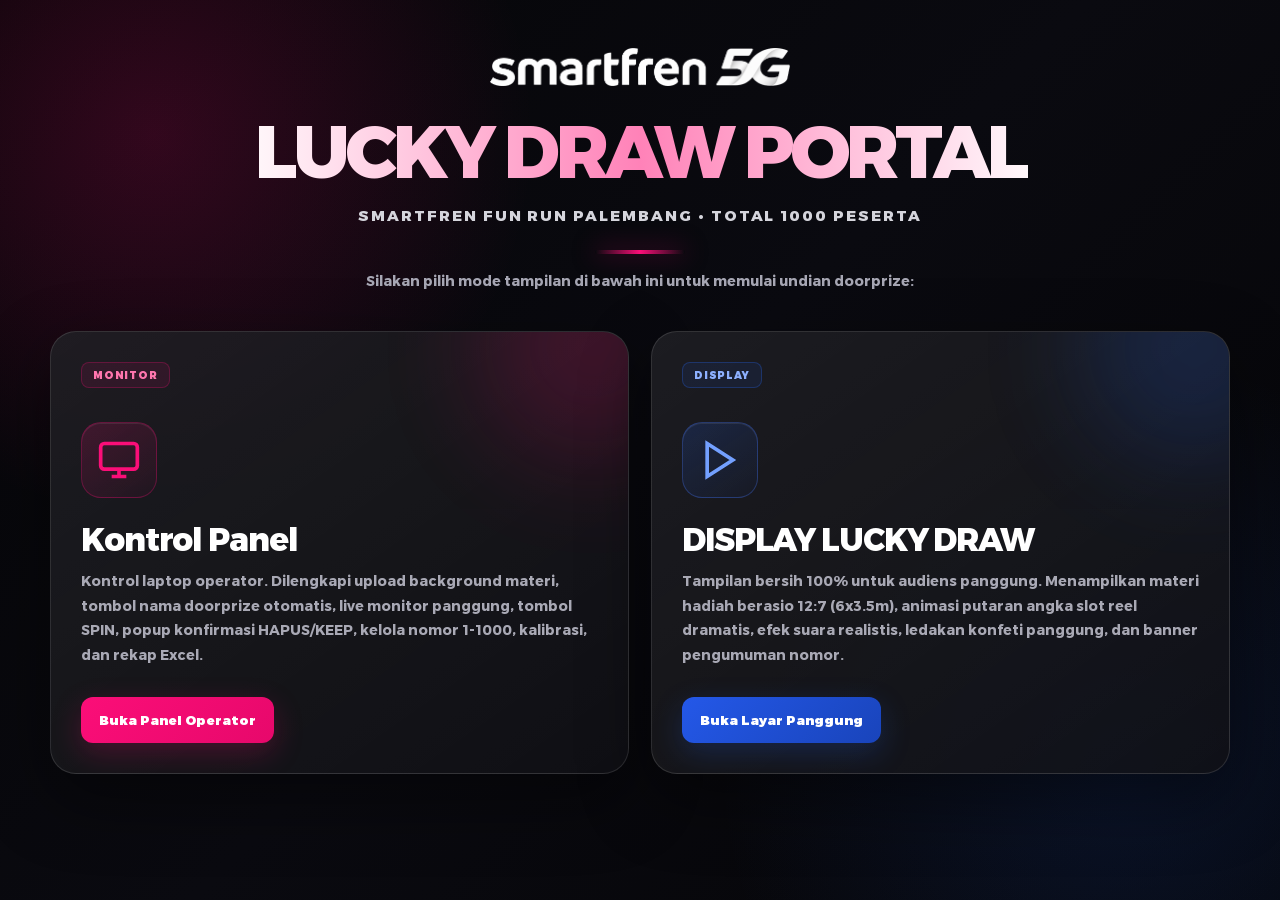
<file: index.html>
<!DOCTYPE html>
<html lang="id">

<head>
  <meta charset="UTF-8">
  <meta name="viewport" content="width=device-width, initial-scale=1.0">
  <title>LUCKY DRAW SMARTFREN FUN RUN PALEMBANG - Launcher Hub</title>
  <meta name="description"
    content="Pusat peluncuran aplikasi Lucky Draw Smartfren Fun Run Palembang. Pilih Panel Operator atau Layar Videotron LED.">

  <!-- Google Fonts -->
  <link rel="preconnect" href="https://fonts.googleapis.com">
  <link rel="preconnect" href="https://fonts.gstatic.com" crossorigin>
  <link
    href="https://fonts.googleapis.com/css2?family=Plus+Jakarta+Sans:wght@400;500;600;700;800;900&family=Space+Grotesk:wght@600;700;800&display=swap"
    rel="stylesheet">

  <link rel="stylesheet" href="style.css">

  <style>
    :root {
      --pink: #fb0e78;
      --blue: #2563eb;
      --bg: #07070b;
      --surface: rgba(255, 255, 255, .055);
      --border: rgba(255, 255, 255, .12);
      --muted: #a7a7b4
    }

    * {
      box-sizing: border-box
    }

    html {
      min-height: 100%;
      scroll-behavior: smooth
    }

    body.launcher-body {
      min-height: 100vh;
      margin: 0;
      padding: 40px 24px;
      color: #fff;
      background: radial-gradient(circle at 12% 15%, rgba(251, 14, 120, .18), transparent 28%), radial-gradient(circle at 88% 85%, rgba(37, 99, 235, .14), transparent 30%), linear-gradient(135deg, #050507, #0a0a10 50%, #050507);
      font-family: "Trueno";
      overflow-x: hidden
    }

    body.launcher-body:before {
      content: "";
      position: fixed;
      inset: 0;
      z-index: -1;
      pointer-events: none;
      background-image: linear-gradient(rgba(255, 255, 255, .018) 1px, transparent 1px), linear-gradient(90deg, rgba(255, 255, 255, .018) 1px, transparent 1px);
      background-size: 42px 42px;
      mask-image: linear-gradient(to bottom, rgba(0, 0, 0, .8), transparent)
    }

    .launcher-container {
      width: min(1180px, 100%);
      margin: 0 auto
    }

    .launcher-header {
      text-align: center;
      margin: 0 auto 42px
    }

    .launcher-brand-tag {
      display: flex;
      align-items: center;
      justify-content: center;
      gap: 9px;
      margin-bottom: 22px;
      padding: 8px 15px;
      font-weight: 800
    }

    .launcher-brand-tag img {
      width: 300px;
    }

    .brand-smartfren {
      color: var(--pink);
      font-size: 17px
    }

    .brand-5g {
      color: #fff;
      font-size: 12px;
      padding: 3px 6px;
      border-radius: 5px;
      background: var(--pink)
    }

    .launcher-main-title {
      margin: 0;
      font-family: "Trueno";
      font-size: clamp(38px, 6vw, 74px);
      line-height: .98;
      font-weight: 600;
      letter-spacing: -.055em;
      text-wrap: balance;
      background: linear-gradient(90deg, #fff 15%, #ff82b8 50%, #fff 85%);
      -webkit-background-clip: text;
      background-clip: text;
      color: transparent
    }

    .launcher-main-subtitle {
      margin: 17px 0 0;
      color: #d5d5dc;
      font-size: clamp(12px, 1.5vw, 15px);
      font-weight: 700;
      letter-spacing: .13em
    }

    .launcher-divider {
      width: 90px;
      height: 4px;
      margin: 25px auto 18px;
      border-radius: 999px;
      background: linear-gradient(90deg, transparent, var(--pink), transparent);
      box-shadow: 0 0 25px rgba(251, 14, 120, .5)
    }

    .launcher-guide {
      margin: 0;
      color: var(--muted);
      font-size: 14px
    }

    .launcher-cards-grid {
      display: grid;
      grid-template-columns: repeat(2, minmax(0, 1fr));
      gap: 22px
    }

    .launcher-card {
      position: relative;
      display: flex;
      min-height: 390px;
      flex-direction: column;
      overflow: hidden;
      padding: 30px;
      color: #fff;
      text-decoration: none;
      border: 1px solid var(--border);
      border-radius: 26px;
      background: linear-gradient(145deg, rgba(255, 255, 255, .08), rgba(255, 255, 255, .025)), rgba(10, 10, 15, .82);
      box-shadow: 0 25px 70px rgba(0, 0, 0, .45);
      isolation: isolate;
      transition: transform .3s ease, border-color .3s ease, box-shadow .3s ease
    }

    .launcher-card:hover {
      transform: translateY(-7px);
      border-color: rgba(251, 14, 120, .45);
      box-shadow: 0 32px 90px rgba(0, 0, 0, .52), 0 0 45px rgba(251, 14, 120, .08)
    }

    .launcher-card:focus-visible {
      outline: 3px solid rgba(251, 14, 120, .5);
      outline-offset: 4px
    }

    .card-glow {
      position: absolute;
      width: 230px;
      height: 230px;
      top: -100px;
      right: -80px;
      z-index: -1;
      border-radius: 50%;
      background: rgba(251, 14, 120, .24);
      filter: blur(55px);
      opacity: .75;
      transition: opacity .3s ease, transform .3s ease
    }

    .launcher-card:hover .card-glow {
      opacity: 1;
      transform: scale(1.15)
    }

    .display-card .card-glow {
      background: rgba(37, 99, 235, .25)
    }

    .card-badge {
      align-self: flex-start;
      padding: 7px 11px;
      border: 1px solid rgba(255, 255, 255, .12);
      border-radius: 8px;
      background: rgba(255, 255, 255, .055);
      color: #dcdce4;
      font-size: 10px;
      line-height: 1;
      font-weight: 800;
      letter-spacing: .08em
    }

    .op-badge {
      color: #ff76ae;
      border-color: rgba(251, 14, 120, .25);
      background: rgba(251, 14, 120, .09)
    }

    .stage-badge {
      color: #8db0ff;
      border-color: rgba(37, 99, 235, .3);
      background: rgba(37, 99, 235, .09)
    }

    .card-icon-box {
      display: grid;
      width: 76px;
      height: 76px;
      place-items: center;
      margin: 34px 0 24px;
      border: 1px solid rgba(251, 14, 120, .28);
      border-radius: 20px;
      background: linear-gradient(145deg, rgba(251, 14, 120, .17), rgba(251, 14, 120, .035));
      color: var(--pink);
      box-shadow: inset 0 1px 0 rgba(255, 255, 255, .08)
    }

    .display-card .card-icon-box {
      border-color: rgba(70, 120, 255, .3);
      background: linear-gradient(145deg, rgba(37, 99, 235, .18), rgba(37, 99, 235, .035));
      color: #73a0ff
    }

    .card-heading {
      margin: 0 0 12px;
      font-family: "Trueno", "Plus Jakarta Sans", sans-serif;
      font-size: clamp(24px, 3vw, 32px);
      line-height: 1.1;
      letter-spacing: -.035em
    }

    .card-description {
      margin: 0;
      max-width: 650px;
      color: #a9a9b5;
      font-size: 14px;
      line-height: 1.75
    }

    .card-action-bar {
      display: flex;
      align-items: center;
      gap: 12px;
      flex-wrap: wrap;
      margin-top: auto;
      padding-top: 30px
    }

    .btn-launcher {
      display: inline-flex;
      align-items: center;
      justify-content: center;
      min-height: 46px;
      padding: 0 18px;
      border-radius: 12px;
      font-size: 13px;
      font-weight: 800;
      transition: transform .25s ease, box-shadow .25s ease
    }

    .launcher-card:hover .btn-launcher {
      transform: translateX(3px)
    }

    .btn-launcher.primary {
      color: #fff;
      background: linear-gradient(135deg, #fb0e78, #e7086b);
      box-shadow: 0 10px 30px rgba(251, 14, 120, .22)
    }

    .btn-launcher.secondary {
      color: #fff;
      background: linear-gradient(135deg, #2458e8, #1944bb);
      box-shadow: 0 10px 30px rgba(37, 99, 235, .22)
    }

    .hotkey-pill {
      display: inline-flex;
      align-items: center;
      min-height: 40px;
      padding: 0 12px;
      border: 1px solid rgba(255, 255, 255, .11);
      border-radius: 10px;
      background: rgba(255, 255, 255, .035);
      color: #858593;
      font-family: monospace;
      font-size: 11px;
      font-weight: 700
    }

    .launcher-footer-actions {
      margin-top: 24px;
      text-align: center
    }

    .btn-dual-launch {
      display: inline-flex;
      align-items: center;
      justify-content: center;
      gap: 10px;
      max-width: 100%;
      min-height: 54px;
      padding: 0 22px;
      border: 1px solid rgba(251, 14, 120, .28);
      border-radius: 14px;
      color: #fff;
      background: rgba(251, 14, 120, .08);
      font: inherit;
      font-size: 13px;
      font-weight: 800;
      cursor: pointer;
      transition: background .25s ease, border-color .25s ease, transform .25s ease, box-shadow .25s ease
    }

    .btn-dual-launch:hover {
      transform: translateY(-2px);
      border-color: rgba(251, 14, 120, .55);
      background: rgba(251, 14, 120, .14);
      box-shadow: 0 12px 35px rgba(251, 14, 120, .12)
    }

    .btn-dual-launch:focus-visible {
      outline: 3px solid rgba(251, 14, 120, .45);
      outline-offset: 3px
    }

    .launcher-shortcut-hint {
      margin: 16px auto 0;
      max-width: 850px;
      color: #777783;
      font-size: 12px;
      line-height: 1.65
    }

    .launcher-shortcut-hint code {
      padding: 2px 6px;
      border: 1px solid rgba(255, 255, 255, .08);
      border-radius: 5px;
      color: #d7d7df;
      background: rgba(255, 255, 255, .05);
      font-family: monospace
    }

    @media(max-width:800px) {
      body.launcher-body {
        padding: 28px 16px
      }

      .launcher-header {
        margin-bottom: 30px
      }

      .launcher-cards-grid {
        grid-template-columns: 1fr
      }

      .launcher-card {
        min-height: 360px;
        padding: 25px
      }
    }

    @media(max-width:520px) {
      .launcher-main-title {
        font-size: 38px
      }

      .launcher-main-subtitle {
        font-size: 10px;
        letter-spacing: .08em
      }

      .launcher-guide {
        font-size: 12px
      }

      .launcher-card {
        min-height: auto;
        border-radius: 20px
      }

      .card-icon-box {
        width: 64px;
        height: 64px;
        margin-top: 27px
      }

      .card-heading {
        font-size: 25px
      }

      .card-description {
        font-size: 13px
      }

      .card-action-bar {
        align-items: stretch;
        flex-direction: column
      }

      .btn-launcher,
      .hotkey-pill {
        width: 100%
      }

      .btn-dual-launch {
        width: 100%;
        font-size: 12px
      }
    }

    @media(prefers-reduced-motion:reduce) {
      html {
        scroll-behavior: auto
      }

      *,
      *:before,
      *:after {
        transition: none !important
      }
    }
  </style>

</head>

<body class="launcher-body">

  <div class="launcher-container">

    <!-- Top Branding Header -->
    <header class="launcher-header">
      <div class="launcher-brand-tag">
        <img src="assets/SF5G.png" alt="">
      </div>

      <h1 class="launcher-main-title">LUCKY DRAW PORTAL</h1>
      <p class="launcher-main-subtitle">SMARTFREN FUN RUN PALEMBANG &bull; TOTAL 1000 PESERTA</p>
      <div class="launcher-divider"></div>
      <p class="launcher-guide">Silakan pilih mode tampilan di bawah ini untuk memulai undian doorprize:</p>
    </header>

    <!-- 2 Main Cards Grid -->
    <div class="launcher-cards-grid">

      <!-- CARD 1: OPERATOR DASHBOARD -->
      <a href="operator.html" target="_blank" class="launcher-card operator-card">
        <div class="card-glow"></div>
        <div class="card-badge op-badge">MONITOR</div>

        <div class="card-icon-box">
          <svg width="44" height="44" viewBox="0 0 24 24" fill="none" stroke="currentColor" stroke-width="2">
            <rect x="2" y="3" width="20" height="14" rx="2" ry="2"></rect>
            <line x1="8" y1="21" x2="16" y2="21"></line>
            <line x1="12" y1="17" x2="12" y2="21"></line>
          </svg>
        </div>

        <h2 class="card-heading">Kontrol Panel</h2>
        <p class="card-description">
          Kontrol laptop operator. Dilengkapi upload background materi, tombol nama doorprize otomatis, live
          monitor panggung, tombol SPIN, popup konfirmasi HAPUS/KEEP, kelola nomor 1-1000, kalibrasi, dan rekap Excel.
        </p>

        <div class="card-action-bar">
          <span class="btn-launcher primary">
            Buka Panel Operator
          </span>
        </div>
      </a>

      <!-- CARD 2: STAGE DISPLAY (6x3.5m LED) -->
      <a href="display.html" target="_blank" class="launcher-card display-card">
        <div class="card-glow"></div>
        <div class="card-badge stage-badge">DISPLAY</div>

        <div class="card-icon-box">
          <svg width="44" height="44" viewBox="0 0 24 24" fill="none" stroke="currentColor" stroke-width="2">
            <polygon points="5 3 19 12 5 21 5 3"></polygon>
          </svg>
        </div>

        <h2 class="card-heading">DISPLAY LUCKY DRAW</h2>
        <p class="card-description">
          Tampilan bersih 100% untuk audiens panggung. Menampilkan materi hadiah berasio 12:7 (6x3.5m), animasi putaran
          angka slot reel dramatis, efek suara realistis, ledakan konfeti panggung, dan banner pengumuman nomor.
        </p>

        <div class="card-action-bar">
          <span class="btn-launcher secondary">
            Buka Layar Panggung
          </span>

        </div>
      </a>

    </div>

    <!-- Quick Dual Launch Row -->
    <!-- <div class="launcher-footer-actions">
      <button id="btn-launch-both" class="btn-dual-launch">
        <svg width="20" height="20" viewBox="0 0 24 24" fill="none" stroke="currentColor" stroke-width="2.2">
          <rect x="2" y="3" width="20" height="14" rx="2" ry="2"></rect>
          <path d="M8 21h8"></path>
          <path d="M12 17v4"></path>
        </svg>
        <span>Buka Keduanya Sekaligus (Operator di sini & Layar Panggung di Tab Baru)</span>
      </button>


    </div> -->

  </div>

  <script>
    // Keyboard Shortcuts
    document.addEventListener('keydown', (e) => {
      if (e.key === '1') {
        window.location.href = 'operator.html';
      } else if (e.key === '2') {
        window.open('display.html', '_blank');
      }
    });

    // Dual Launch Handler
    document.getElementById('btn-launch-both').addEventListener('click', () => {
      window.open('display.html', 'SF_Stage_Display', 'width=1280,height=750');
      window.location.href = 'operator.html';
    });
  </script>
</body>

</html>
</file>
<file: style.css>
/* ==========================================================================
   LUCKY DRAW SMARTFREN FUN RUN PALEMBANG
   Comprehensive Stylesheet for Stage Display & Operator Dashboard
   ========================================================================== */

:root {
  /* Smartfren Brand Identity */
  --sf-magenta: #E6007E;
  --sf-magenta-glow: rgba(230, 0, 126, 0.55);
  --sf-magenta-deep: #B30059;
  --sf-magenta-dark: #4A0025;
  --sf-pink-light: #FF85C0;
  --sf-yellow: #FFE600;
  --sf-cyan: #00E5FF;

  /* Obsidian Stage & Dashboard Surfaces */
  --bg-dark-obsidian: #09040D;
  --bg-hud: rgba(20, 9, 28, 0.9);
  --bg-hud-border: rgba(255, 255, 255, 0.12);
  --bg-card: rgba(26, 12, 36, 0.75);
  --bg-card-border: rgba(255, 255, 255, 0.1);
  --bg-card-hover: rgba(40, 18, 54, 0.9);

  /* Typography */
  --font-main: 'Trueno';
  --font-mono: 'Trueno';
  --font-display: 'Trueno';

  /* State Colors */
  --color-danger: #EF4444;
  --color-danger-glow: rgba(239, 68, 68, 0.45);
  --color-success: #10B981;
  --color-success-glow: rgba(16, 185, 129, 0.45);

  /* Calibrated Box Position Defaults (Matches PRD Slide) */
  --calib-box-left: 53.1%;
  --calib-box-top: 43.7%;
  --calib-box-width: 35.4%;
  --calib-box-height: 16.1%;
  --calib-box-radius: 36px;
  --calib-box-font-size: 110px;
}

@font-face {
  font-family: 'Trueno';
  src: url('fonts/TruenoBd.woff2') format('woff2'),
    url('fonts/TruenoBd.woff2') format('woff');
  font-weight: 400;
  font-style: normal;
  font-display: swap;
}

@font-face {
  font-family: 'Trueno';
  src: url('fonts/TruenoExBd.woff2') format('woff2'),
    url('fonts/TruenoExBd.woff2') format('woff');
  font-weight: 700;
  font-style: normal;
  font-display: swap;
}

@font-face {
  font-family: 'Trueno';
  src: url('fonts/TruenoBlk.woff2') format('woff2'),
    url('fonts/TruenoBlk.woff') format('woff');
  font-weight: 800;
  font-style: normal;
  font-display: swap;
}

*,
*::before,
*::after {
  box-sizing: border-box;
  margin: 0;
  padding: 0;
}

html,
body {
  width: 100%;
  height: 100%;
  font-family: var(--font-main);
  background-color: var(--bg-dark-obsidian);
  color: #FFFFFF;
  -webkit-font-smoothing: antialiased;
}

/* ==========================================================================
   PART 1: STAGE DISPLAY VIEW (6x3.5m VIDEOTRON - 12:7 RATIO)
   ========================================================================== */
.stage-body {
  overflow: hidden;
  user-select: none;
}

.stage-viewport {
  width: 100vw;
  height: 100vh;
  display: flex;
  align-items: center;
  justify-content: center;
  position: relative;
  background: radial-gradient(circle at center, #1F0722 0%, #08030B 100%);
  overflow: hidden;
}

/* 12:7 ratio screen fitting into videotron with letterboxing */
.stage-screen {
  position: relative;
  width: min(100vw, calc(100vh * (12 / 7)));
  height: min(100vh, calc(100vw * (7 / 12)));
  aspect-ratio: 12 / 7;
  overflow: hidden;
  box-shadow: 0 0 120px rgba(0, 0, 0, 0.9);
  background-color: #000000;
}

/* Dual Background Crossfade Layers */
.stage-bg-layer {
  position: absolute;
  inset: 0;
  background-size: cover;
  background-position: center;
  background-repeat: no-repeat;
  opacity: 0;
  transition: opacity 0.7s cubic-bezier(0.25, 1, 0.5, 1);
  pointer-events: none;
  z-index: 99;
}

/* Layer yang sedang aktif (dan layer lama yg belum di-hide) tampil penuh */
.stage-bg-layer.active {
  opacity: 1;
}

/* Layer baru yg sedang fade-in ditaruh di atas layer lama */
.stage-bg-layer.fading-in {
  opacity: 0;
  z-index: 100;
  animation: bgFadeIn 0.7s cubic-bezier(0.25, 1, 0.5, 1) forwards;
}

@keyframes bgFadeIn {
  from { opacity: 0; }
  to   { opacity: 1; }
}

/* Flash Transition Effect */
.stage-fade-overlay {
  position: absolute;
  inset: 0;
  background-color: #FFFFFF;
  opacity: 0;
  pointer-events: none;
  transition: opacity 0.35s ease;
  z-index: 5;
}

.stage-fade-overlay.flash {
  opacity: 0.18;
}

/* Confetti Canvas */
#stage-confetti-canvas {
  position: absolute;
  inset: 0;
  width: 100%;
  height: 100%;
  pointer-events: none;
  z-index: 25;
}

/* Live Lucky Number Box (Calibrated over the slide) */
.lucky-number-box {
  position: absolute;
  left: var(--calib-box-left);
  top: var(--calib-box-top);
  width: var(--calib-box-width);
  height: var(--calib-box-height);
  border-radius: var(--calib-box-radius);
  background: #FFFFFF;
  box-shadow: 0 15px 35px rgba(0, 0, 0, 0.35), inset 0 -3px 8px rgba(0, 0, 0, 0.08);
  display: flex;
  align-items: center;
  justify-content: center;
  z-index: 15;
  transition: box-shadow 0.3s ease, border-color 0.3s ease;
  overflow: hidden;
}

.box-specular-highlight {
  position: absolute;
  top: 0;
  left: 0;
  right: 0;
  height: 45%;
  background: linear-gradient(180deg, rgba(255, 255, 255, 0.75) 0%, rgba(255, 255, 255, 0) 100%);
  pointer-events: none;
}

.digits-container {
  display: flex;
  align-items: center;
  justify-content: center;
  gap: 8px;
  width: 100%;
  height: 100%;
  padding: 0 20px;
  z-index: -1;
}

.digit-column {
  flex: 1;
  height: 85%;
  display: flex;
  align-items: center;
  justify-content: center;
  overflow: hidden;
  position: relative;
  /* background: #F8FAFC; */
  /* border: 2px solid rgba(226, 232, 240, 0.85); */
  /* border-radius: 16px; */
  /* box-shadow: inset 0 2px 6px rgba(0, 0, 0, 0.06); */
}

.digit-strip {
  display: flex;
  flex-direction: column;
  align-items: center;
  justify-content: center;
  font-family: var(--font-mono);
  font-size: var(--calib-box-font-size);
  font-weight: 800;
  color: #f90e78;
  line-height: 1;
}

.digit-column.spinning {
  background: #fff1f700;
  /* border-color: var(--sf-magenta); */
}

.digit-column.spinning .digit-strip {
  /* filter: blur(1.5px); */
  color: var(--sf-magenta);
}

.lucky-number-box.winner-highlight {
  border: 4px solid var(--sf-magenta);
  /* box-shadow: 0 0 50px var(--sf-magenta-glow), 0 20px 50px rgba(0, 0, 0, 0.5); */
  animation: winnerThrob 1s ease-in-out infinite alternate;
}

@keyframes winnerThrob {
  0% {
    transform: scale(1);
  }

  100% {
    transform: scale(1.025);
  }
}

.lucky-number-box.winner-highlight .digit-column {
  background: #FFFFFF;
  border-color: #000000;
}

.lucky-number-box.winner-highlight .digit-strip {
  color: #f90e78;
  font-weight: 900;
}

.box-sublabel {
  position: absolute;
  bottom: 6px;
  font-size: 11px;
  font-weight: 800;
  letter-spacing: 2px;
  color: #94A3B8;
  text-transform: uppercase;
}

/* Stage Celebration Banner (Overlay on winner stop) */
.stage-winner-banner {
  position: absolute;
  top: 40px;
  left: 50%;
  transform: translateX(-50%);
  z-index: 30;
  pointer-events: none;
  animation: dropBanner 0.6s cubic-bezier(0.34, 1.56, 0.64, 1);
}

@keyframes dropBanner {
  0% {
    transform: translateX(-50%) translateY(-60px);
    opacity: 0;
  }

  100% {
    transform: translateX(-50%) translateY(0);
    opacity: 1;
  }
}

.banner-inner {
  background: linear-gradient(135deg, rgba(230, 0, 126, 0.95), rgba(74, 0, 37, 0.95));
  border: 2px solid #FF85C0;
  box-shadow: 0 15px 45px rgba(230, 0, 126, 0.6), 0 0 60px rgba(255, 230, 0, 0.3);
  padding: 14px 36px;
  border-radius: 24px;
  display: flex;
  align-items: center;
  gap: 18px;
}

.banner-stars {
  font-size: 14px;
  font-weight: 800;
  color: var(--sf-yellow);
  letter-spacing: 2px;
}

.banner-prize {
  font-size: 20px;
  font-weight: 900;
  color: #FFFFFF;
  letter-spacing: 1px;
}

.banner-num {
  font-family: var(--font-mono);
  font-size: 28px;
  font-weight: 900;
  color: var(--sf-yellow);
  background: rgba(0, 0, 0, 0.35);
  padding: 4px 14px;
  border-radius: 12px;
  border: 1px solid rgba(255, 230, 0, 0.4);
}

/* Stage Ambient Badge */
.stage-ambient-badge {
  position: absolute;
  top: 14px;
  right: 18px;
  display: flex;
  align-items: center;
  gap: 8px;
  padding: 6px 14px;
  background: rgba(0, 0, 0, 0.45);
  backdrop-filter: blur(8px);
  border: 1px solid rgba(255, 255, 255, 0.1);
  border-radius: 20px;
  font-size: 11px;
  font-weight: 700;
  letter-spacing: 1.5px;
  color: rgba(255, 255, 255, 0.7);
  z-index: 10;
  pointer-events: none;
}

.live-pulse {
  width: 8px;
  height: 8px;
  border-radius: 50%;
  background-color: #10B981;
  box-shadow: 0 0 10px #10B981;
  animation: pulseLive 2s infinite;
}

@keyframes pulseLive {
  0% {
    transform: scale(0.9);
    opacity: 0.8;
  }

  50% {
    transform: scale(1.3);
    opacity: 1;
  }

  100% {
    transform: scale(0.9);
    opacity: 0.8;
  }
}

/* Discreet Stage Bottom Bar (Auto hides on mouse idle) */
.stage-discreet-bar {
  position: absolute;
  bottom: 12px;
  right: 16px;
  display: flex;
  align-items: center;
  gap: 8px;
  z-index: 40;
  opacity: 0.25;
  transition: opacity 0.3s ease;
}

.stage-discreet-bar:hover {
  opacity: 1;
}

.btn-stage-subtle {
  display: inline-flex;
  align-items: center;
  gap: 6px;
  background: rgba(15, 6, 22, 0.7);
  backdrop-filter: blur(10px);
  border: 1px solid rgba(255, 255, 255, 0.15);
  color: #FFFFFF;
  padding: 6px 12px;
  border-radius: 12px;
  font-size: 11px;
  font-weight: 700;
  text-decoration: none;
  cursor: pointer;
  transition: all 0.2s ease;
}

.btn-stage-subtle:hover {
  background: var(--sf-magenta);
  border-color: #FFA5D2;
}

/* ==========================================================================
   PART 2: OPERATOR DASHBOARD VIEW (LAPTOP SCREEN)
   ========================================================================== */
.operator-body {
  overflow-x: hidden;
  overflow-y: auto;
  background: radial-gradient(circle at 50% 10%, #200826 0%, #0A030D 100%);
  min-height: 100vh;
}

.operator-app-container {
  display: flex;
  flex-direction: column;
  min-height: 100vh;
  padding: 16px 24px 30px;
  max-width: 1560px;
  margin: 0 auto;
}

/* Header */
.operator-header {
  display: flex;
  align-items: center;
  justify-content: space-between;
  gap: 20px;
  padding: 14px 22px;
  background: var(--bg-hud);
  backdrop-filter: blur(20px);
  border: 1px solid var(--bg-hud-border);
  border-radius: 20px;
  box-shadow: 0 10px 30px rgba(0, 0, 0, 0.6);
  margin-bottom: 20px;
}

.op-brand {
  display: flex;
  align-items: center;
  gap: 14px;
}

.op-brand-tag {
  display: flex;
  align-items: center;
  gap: 6px;
  background: rgba(255, 255, 255, 0.08);
  padding: 6px 12px;
  border-radius: 10px;
  border: 1px solid rgba(255, 255, 255, 0.12);
}

.brand-smartfren {
  font-size: 18px;
  font-weight: 900;
  color: #FFFFFF;
}

.brand-5g {
  background: var(--sf-magenta);
  color: #FFFFFF;
  font-size: 13px;
  font-weight: 900;
  padding: 2px 7px;
  border-radius: 6px;
}

.op-event-info {
  display: flex;
  flex-direction: column;
}

.op-title {
  font-size: 16px;
  font-weight: 900;
  color: #FFFFFF;
  letter-spacing: 0.5px;
}

.op-subtitle {
  font-size: 11px;
  font-weight: 700;
  color: var(--sf-pink-light);
  letter-spacing: 1px;
}

.op-header-stats {
  display: flex;
  align-items: center;
  gap: 12px;
}

/* Sync status badge */
.op-sync-badge {
  display: flex;
  align-items: center;
  gap: 8px;
  padding: 7px 14px;
  background: rgba(255, 255, 255, 0.06);
  border: 1px solid rgba(255, 255, 255, 0.12);
  border-radius: 12px;
  font-size: 12px;
  font-weight: 700;
}

.sync-dot {
  width: 9px;
  height: 9px;
  border-radius: 50%;
}

.sync-dot.connected {
  background-color: #10B981;
  box-shadow: 0 0 10px #10B981;
}

.sync-dot.waiting {
  background-color: #F59E0B;
  box-shadow: 0 0 10px #F59E0B;
  animation: pulseLive 1.5s infinite;
}

.op-pool-badge {
  display: flex;
  align-items: center;
  gap: 8px;
  padding: 7px 14px;
  background: rgba(230, 0, 126, 0.14);
  border: 1px solid rgba(230, 0, 126, 0.35);
  border-radius: 12px;
  font-size: 12px;
  font-weight: 800;
  color: #FFB3D9;
}

.op-header-actions {
  display: flex;
  align-items: center;
  gap: 10px;
}

.btn-op-primary {
  display: inline-flex;
  align-items: center;
  gap: 8px;
  background: linear-gradient(135deg, var(--sf-magenta) 0%, #D6006D 100%);
  border: 1px solid #FF85C0;
  color: #FFFFFF;
  padding: 10px 18px;
  border-radius: 12px;
  font-size: 13px;
  font-weight: 800;
  cursor: pointer;
  /* box-shadow: 0 4px 15px var(--sf-magenta-glow); */
  transition: all 0.2s ease;
}

.btn-op-primary:hover {
  transform: translateY(-1px);
  background: #FF007F;
  box-shadow: 0 6px 20px rgba(230, 0, 126, 0.7);
}

.btn-op-icon {
  background: rgba(255, 255, 255, 0.08);
  border: 1px solid rgba(255, 255, 255, 0.15);
  color: #FFFFFF;
  padding: 10px;
  border-radius: 12px;
  cursor: pointer;
  display: flex;
  align-items: center;
  justify-content: center;
  transition: all 0.2s ease;
}

.btn-op-icon:hover {
  background: rgba(255, 255, 255, 0.18);
}

/* Workspace Grid (2 Columns: Main 68%, Side 32%) */
.operator-workspace {
  display: grid;
  grid-template-columns: 1fr 370px;
  gap: 20px;
  align-items: start;
}

.op-main-controls {
  display: flex;
  flex-direction: column;
  gap: 20px;
}

.op-side-panel {
  display: flex;
  flex-direction: column;
  gap: 20px;
}

/* Operator Cards */
.op-card {
  background: var(--bg-card);
  backdrop-filter: blur(16px);
  border: 1px solid var(--bg-card-border);
  border-radius: 20px;
  padding: 22px;
  box-shadow: 0 10px 30px rgba(0, 0, 0, 0.45);
}

.card-header-flex {
  display: flex;
  align-items: center;
  justify-content: space-between;
  margin-bottom: 16px;
  gap: 12px;
}

.card-title {
  font-size: 15px;
  font-weight: 800;
  letter-spacing: 0.5px;
  color: #FFFFFF;
}

.card-desc {
  font-size: 12px;
  color: #94A3B8;
  margin-top: 3px;
}

/* BUTTON UPLOAD BG */
.btn-op-upload {
  display: inline-flex;
  align-items: center;
  gap: 8px;
  padding: 8px 16px;
  background: rgba(230, 0, 126, 0.18);
  border: 1px solid rgba(230, 0, 126, 0.45);
  color: #FFB3D9;
  border-radius: 12px;
  font-size: 12px;
  font-weight: 800;
  cursor: pointer;
  transition: all 0.2s ease;
}

.btn-op-upload:hover {
  background: rgba(230, 0, 126, 0.35);
  color: #FFFFFF;
  border-color: var(--sf-magenta);
}

/* Header actions wrapper: Upload + Hapus Semua side by side */
.op-doorprize-header-actions {
  display: flex;
  align-items: center;
  gap: 8px;
  flex-shrink: 0;
}

/* BUTTON HAPUS SEMUA DOORPRIZE */
.btn-op-clear-doorprize {
  display: inline-flex;
  align-items: center;
  gap: 7px;
  padding: 8px 14px;
  background: rgba(239, 68, 68, 0.12);
  border: 1px solid rgba(239, 68, 68, 0.35);
  color: #FCA5A5;
  border-radius: 12px;
  font-size: 12px;
  font-weight: 800;
  cursor: pointer;
  transition: all 0.2s ease;
  white-space: nowrap;
}

.btn-op-clear-doorprize:hover {
  background: rgba(239, 68, 68, 0.28);
  color: #FFFFFF;
  border-color: var(--color-danger);
}

.btn-op-clear-doorprize:active {
  transform: scale(0.97);
}

/* BUTTON NAMA-NAMA DOORPRIZE GRID */
.op-doorprize-tabs-grid {
  display: grid;
  grid-template-columns: repeat(auto-fill, minmax(180px, 1fr));
  gap: 10px;
}

/* Empty state when no doorprize exists */
.op-tabs-empty-state {
  grid-column: 1 / -1;
  display: flex;
  flex-direction: column;
  align-items: center;
  justify-content: center;
  padding: 24px 16px;
  border: 1px dashed rgba(255, 255, 255, 0.2);
  border-radius: 14px;
  color: #64748B;
  font-size: 13px;
  text-align: center;
  gap: 4px;
}

.btn-op-doorprize {
  display: flex;
  align-items: center;
  gap: 10px;
  background: rgba(255, 255, 255, 0.06);
  border: 1px solid rgba(255, 255, 255, 0.12);
  color: #E2E8F0;
  padding: 12px 14px;
  border-radius: 14px;
  cursor: pointer;
  text-align: left;
  transition: all 0.2s cubic-bezier(0.4, 0, 0.2, 1);
}

.btn-op-doorprize:hover {
  background: rgba(255, 255, 255, 0.14);
  border-color: rgba(255, 255, 255, 0.25);
  transform: translateY(-2px);
}

.btn-op-doorprize.active {
  background: linear-gradient(135deg, var(--sf-magenta) 0%, #FF2E93 100%);
  border-color: #FFA5D2;
  color: #FFFFFF;
  /* box-shadow: 0 4px 18px var(--sf-magenta-glow); */
}

.tab-badge {
  background: rgba(0, 0, 0, 0.35);
  font-size: 11px;
  font-weight: 800;
  width: 22px;
  height: 22px;
  border-radius: 50%;
  display: flex;
  align-items: center;
  justify-content: center;
  flex-shrink: 0;
}

.btn-op-doorprize.active .tab-badge {
  background: rgba(255, 255, 255, 0.3);
}

.tab-name {
  font-size: 13px;
  font-weight: 700;
  white-space: nowrap;
  overflow: hidden;
  text-overflow: ellipsis;
}

/* LIVE STAGE MIRROR PREVIEW (6:3.5 Ratio) */
.active-prize-pill {
  display: flex;
  align-items: center;
  gap: 8px;
  background: rgba(255, 230, 0, 0.15);
  border: 1px solid rgba(255, 230, 0, 0.35);
  padding: 6px 14px;
  border-radius: 20px;
  font-size: 12px;
  font-weight: 800;
  color: var(--sf-yellow);
}

.pill-dot {
  width: 8px;
  height: 8px;
  border-radius: 50%;
  background: var(--sf-yellow);
}

.op-mirror-container {
  width: 100%;
  display: flex;
  justify-content: center;
  background: #000000;
  border-radius: 16px;
  overflow: hidden;
  border: 1px solid rgba(255, 255, 255, 0.1);
}

.op-mirror-screen {
  position: relative;
  width: 100%;
  aspect-ratio: 12 / 7;
  overflow: hidden;
  background-color: #0A030D;
}

.op-mirror-bg {
  position: absolute;
  inset: 0;
  background-size: cover;
  background-position: center;
  transition: background-image 0.5s ease;
  z-index: 2;
}

.op-mirror-box {
  position: absolute;
  background: #FFFFFF;
  /* box-shadow: 0 4px 15px rgba(0, 0, 0, 0.3); */
  display: flex;
  align-items: center;
  justify-content: center;
  font-family: var(--font-mono);
  font-weight: 900;
  color: #0F172A;
  font-size: clamp(16px, 3.5vw, 36px);
  /* border: 2px solid var(--sf-magenta); */
  z-index: 1;
}

.op-mirror-badge {
  position: absolute;
  top: 10px;
  left: 10px;
  display: flex;
  align-items: center;
  gap: 6px;
  background: rgba(0, 0, 0, 0.6);
  padding: 4px 10px;
  border-radius: 12px;
  font-size: 10px;
  font-weight: 800;
  letter-spacing: 1px;
  color: #FFFFFF;
}

.live-blink {
  width: 6px;
  height: 6px;
  border-radius: 50%;
  background: #EF4444;
  animation: pulseLive 1.5s infinite;
}

/* BUTTON SPIN CARD */
.spin-control-layout {
  display: flex;
  align-items: center;
  justify-content: space-between;
  gap: 24px;
}

.spin-info-col {
  flex: 1;
}

.spin-info-label {
  font-size: 11px;
  font-weight: 800;
  letter-spacing: 1.5px;
  color: #94A3B8;
}

.spin-target-prize {
  font-size: 24px;
  font-weight: 900;
  color: #FFFFFF;
  margin: 4px 0 6px;
}

.spin-instruction {
  font-size: 12px;
  color: #CBD5E1;
}

/* THE BIG BUTTON SPIN */
.btn-op-spin {
  position: relative;
  background: linear-gradient(135deg, #FF007F 0%, #D6006D 50%, #99004E 100%);
  border: 2px solid #FF85C0;
  border-radius: 20px;
  padding: 16px 40px;
  cursor: pointer;
  color: #FFFFFF;
  /* box-shadow: 0 10px 30px var(--sf-magenta-glow); */
  transition: all 0.25s cubic-bezier(0.34, 1.56, 0.64, 1);
  overflow: hidden;
  flex-shrink: 0;
}

.btn-op-spin:hover {
  transform: translateY(-2px) scale(1.03);
  box-shadow: 0 15px 40px rgba(255, 0, 127, 0.7);
  border-color: #FFFFFF;
}

.btn-op-spin:active {
  transform: translateY(1px) scale(0.98);
}

.btn-spin-glow {
  position: absolute;
  top: -50%;
  left: -50%;
  width: 200%;
  height: 200%;
  /* background: radial-gradient(circle, rgba(255, 255, 255, 0.3) 0%, transparent 65%); */
  opacity: 0;
  transition: opacity 0.3s ease;
}

.btn-op-spin:hover .btn-spin-glow {
  opacity: 1;
}

.btn-spin-inner {
  display: flex;
  align-items: center;
  gap: 16px;
}

.spin-text-group {
  display: flex;
  flex-direction: column;
  text-align: left;
}

.spin-title {
  font-size: 20px;
  font-weight: 900;
  letter-spacing: 1px;
}

.spin-key {
  font-size: 11px;
  font-weight: 800;
  color: var(--sf-yellow);
}

.btn-op-spin.spinning {
  background: linear-gradient(135deg, #EAB308 0%, #CA8A04 100%);
  border-color: #FEF08A;
  box-shadow: 0 10px 30px rgba(234, 179, 8, 0.5);
}

/* SIDE PANEL ITEMS */
.op-action-menu-list {
  display: flex;
  flex-direction: column;
  gap: 8px;
  margin-top: 12px;
}

.btn-op-menu-item {
  display: flex;
  align-items: center;
  gap: 12px;
  background: rgba(255, 255, 255, 0.05);
  border: 1px solid rgba(255, 255, 255, 0.08);
  padding: 12px 14px;
  border-radius: 14px;
  color: #FFFFFF;
  text-align: left;
  cursor: pointer;
  transition: all 0.2s ease;
}

.btn-op-menu-item:hover {
  background: rgba(255, 255, 255, 0.12);
  border-color: rgba(255, 255, 255, 0.2);
  transform: translateX(3px);
}

.btn-op-menu-item.text-danger {
  color: #F87171;
}

.btn-op-menu-item.text-danger:hover {
  background: rgba(239, 68, 68, 0.15);
  border-color: #EF4444;
}

.menu-icon {
  font-size: 20px;
}

.menu-info strong {
  display: block;
  font-size: 13px;
  font-weight: 700;
}

.menu-info small {
  display: block;
  font-size: 11px;
  color: #94A3B8;
  margin-top: 2px;
}

/* RECENT WINNERS LIST */
.recent-winners-list {
  display: flex;
  flex-direction: column;
  gap: 8px;
  max-height: 240px;
  overflow-y: auto;
  margin-top: 10px;
}

.recent-winner-item {
  display: flex;
  align-items: center;
  justify-content: space-between;
  padding: 10px 12px;
  background: rgba(255, 255, 255, 0.04);
  border: 1px solid rgba(255, 255, 255, 0.08);
  border-radius: 12px;
}

.winner-item-main {
  display: flex;
  flex-direction: column;
}

.winner-item-num {
  font-family: var(--font-mono);
  font-size: 15px;
  font-weight: 800;
  color: #FFFFFF;
}

.winner-item-prize {
  font-size: 11px;
  color: #94A3B8;
}

.winner-item-badge {
  font-size: 11px;
  font-weight: 800;
  padding: 3px 8px;
  border-radius: 6px;
}

.winner-item-badge.del {
  background: rgba(239, 68, 68, 0.18);
  color: #F87171;
}

.winner-item-badge.keep {
  background: rgba(16, 185, 129, 0.18);
  color: #34D399;
}

.empty-recent-state {
  padding: 24px;
  text-align: center;
  color: #64748B;
  font-size: 12px;
}

.btn-link-action {
  background: transparent;
  border: none;
  color: var(--sf-yellow);
  font-size: 12px;
  font-weight: 700;
  cursor: pointer;
  text-decoration: underline;
}

/* SHORTCUT CHEATSHEET */
.shortcut-list {
  list-style: none;
  display: flex;
  flex-direction: column;
  gap: 10px;
  margin-top: 12px;
}

.shortcut-list li {
  display: flex;
  align-items: center;
  gap: 10px;
  font-size: 12px;
  color: #CBD5E1;
}

kbd {
  background: rgba(255, 255, 255, 0.12);
  border: 1px solid rgba(255, 255, 255, 0.25);
  padding: 3px 8px;
  border-radius: 6px;
  font-family: var(--font-mono);
  font-size: 11px;
  font-weight: 800;
  color: #FFFFFF;
}

/* ==========================================================================
   PART 3: MODAL DIALOGS
   ========================================================================== */
.modal-backdrop {
  position: fixed;
  inset: 0;
  background: rgba(5, 2, 8, 0.88);
  backdrop-filter: blur(14px);
  display: flex;
  align-items: center;
  justify-content: center;
  z-index: 500;
  opacity: 0;
  pointer-events: none;
  transition: opacity 0.25s ease;
  padding: 20px;
}

.modal-backdrop.active {
  opacity: 1;
  pointer-events: auto;
}

.modal-card {
  background: #15091C;
  border: 1px solid rgba(255, 255, 255, 0.15);
  border-radius: 24px;
  box-shadow: 0 25px 60px rgba(0, 0, 0, 0.8), 0 0 50px rgba(230, 0, 126, 0.25);
  width: 100%;
  max-width: 580px;
  max-height: 90vh;
  overflow-y: auto;
  position: relative;
  transform: scale(0.95);
  transition: transform 0.25s cubic-bezier(0.34, 1.56, 0.64, 1);
}

.modal-backdrop.active .modal-card {
  transform: scale(1);
}

.modal-medium {
  max-width: 650px;
}

.modal-large {
  max-width: 850px;
}

.modal-header {
  display: flex;
  align-items: center;
  justify-content: space-between;
  padding: 20px 28px;
  border-bottom: 1px solid rgba(255, 255, 255, 0.08);
}

.modal-title-group h3 {
  font-size: 19px;
  font-weight: 800;
  color: #FFFFFF;
}

.modal-title-group p {
  font-size: 13px;
  color: #94A3B8;
  margin-top: 3px;
}

.modal-close {
  background: rgba(255, 255, 255, 0.08);
  border: none;
  color: #CBD5E1;
  width: 36px;
  height: 36px;
  border-radius: 50%;
  font-size: 22px;
  display: flex;
  align-items: center;
  justify-content: center;
  cursor: pointer;
  transition: all 0.2s ease;
}

.modal-close:hover {
  background: rgba(255, 255, 255, 0.2);
  color: #FFFFFF;
}

.modal-close-corner {
  position: absolute;
  top: 16px;
  right: 18px;
  z-index: 20;
  background: rgba(255, 255, 255, 0.12);
  border: 1px solid rgba(255, 255, 255, 0.2);
  color: #CBD5E1;
  width: 38px;
  height: 38px;
  border-radius: 50%;
  font-size: 24px;
  display: flex;
  align-items: center;
  justify-content: center;
  cursor: pointer;
  transition: all 0.2s ease;
}

.modal-close-corner:hover {
  background: rgba(239, 68, 68, 0.85);
  border-color: #EF4444;
  color: #FFFFFF;
  transform: scale(1.08);
}

.winner-modal-footer {
  margin-top: 22px;
  display: flex;
  justify-content: center;
}

.btn-modal-dismiss {
  background: transparent;
  border: 1px solid rgba(255, 255, 255, 0.15);
  color: #94A3B8;
  padding: 8px 20px;
  border-radius: 10px;
  font-size: 13px;
  font-weight: 600;
  cursor: pointer;
  transition: all 0.2s ease;
}

.btn-modal-dismiss:hover {
  background: rgba(255, 255, 255, 0.1);
  color: #FFFFFF;
  border-color: rgba(255, 255, 255, 0.3);
}

.modal-body {
  padding: 24px 28px;
}

.modal-footer {
  padding: 16px 28px;
  border-top: 1px solid rgba(255, 255, 255, 0.08);
  display: flex;
  justify-content: flex-end;
  gap: 12px;
}

/* WINNER DECISION MODAL (BUTTON HAPUS & KEEP) */
.modal-winner-card {
  max-width: 620px;
  text-align: center;
  padding: 36px 32px;
  background: radial-gradient(circle at top, #2C0C38 0%, #120517 100%);
  border: 2px solid rgba(230, 0, 126, 0.5);
  box-shadow: 0 0 70px rgba(230, 0, 126, 0.4), 0 30px 80px rgba(0, 0, 0, 0.9);
}

.winner-decor-banner {
  display: inline-block;
  background: rgba(255, 230, 0, 0.15);
  border: 1px solid rgba(255, 230, 0, 0.4);
  color: var(--sf-yellow);
  font-size: 13px;
  font-weight: 800;
  letter-spacing: 2px;
  padding: 6px 18px;
  border-radius: 20px;
  margin-bottom: 12px;
}

.winner-prize-tag {
  font-size: 22px;
  font-weight: 900;
  color: #FFFFFF;
  letter-spacing: 1px;
  text-transform: uppercase;
  margin-bottom: 20px;
}

.winner-number-box {
  position: relative;
  background: #FFFFFF;
  border-radius: 24px;
  padding: 20px 40px;
  margin: 0 auto 20px;
  display: inline-flex;
  align-items: center;
  justify-content: center;
  box-shadow: 0 15px 40px rgba(0, 0, 0, 0.5);
}

.winner-number-glow {
  position: absolute;
  inset: -6px;
  border-radius: 30px;
  background: linear-gradient(135deg, var(--sf-magenta), var(--sf-yellow));
  z-index: -1;
  opacity: 0.75;
  filter: blur(8px);
}

.winner-number-display {
  font-family: var(--font-mono);
  font-size: 96px;
  font-weight: 900;
  color: #0F172A;
  line-height: 1;
  letter-spacing: 4px;
}

.winner-sub-info {
  font-size: 14px;
  color: #CBD5E1;
  margin-bottom: 30px;
}

.winner-action-buttons {
  display: grid;
  grid-template-columns: 1fr 1fr;
  gap: 16px;
}

.btn-action-delete,
.btn-action-keep {
  display: flex;
  align-items: center;
  gap: 14px;
  padding: 16px 20px;
  border-radius: 16px;
  cursor: pointer;
  transition: all 0.25s cubic-bezier(0.34, 1.56, 0.64, 1);
  text-align: left;
}

/* BUTTON HAPUS (RED) */
.btn-action-delete {
  background: linear-gradient(135deg, #DC2626 0%, #991B1B 100%);
  border: 2px solid #F87171;
  color: #FFFFFF;
  box-shadow: 0 6px 20px rgba(220, 38, 38, 0.4);
}

.btn-action-delete:hover {
  transform: translateY(-2px) scale(1.02);
  box-shadow: 0 10px 30px rgba(220, 38, 38, 0.6);
  border-color: #FFFFFF;
}

/* BUTTON KEEP (GREEN) */
.btn-action-keep {
  background: linear-gradient(135deg, #059669 0%, #047857 100%);
  border: 2px solid #34D399;
  color: #FFFFFF;
  box-shadow: 0 6px 20px rgba(5, 150, 105, 0.4);
}

.btn-action-keep:hover {
  transform: translateY(-2px) scale(1.02);
  box-shadow: 0 10px 30px rgba(5, 150, 105, 0.6);
  border-color: #FFFFFF;
}

.btn-icon-wrapper {
  background: rgba(0, 0, 0, 0.25);
  width: 44px;
  height: 44px;
  border-radius: 12px;
  display: flex;
  align-items: center;
  justify-content: center;
  flex-shrink: 0;
}

.btn-text-group {
  display: flex;
  flex-direction: column;
}

.btn-main-title {
  font-size: 16px;
  font-weight: 800;
  letter-spacing: 0.5px;
}

.btn-sub-title {
  font-size: 11px;
  opacity: 0.85;
  margin-top: 2px;
}

/* DATA MODAL & STATS */
.stats-overview-grid {
  display: grid;
  grid-template-columns: repeat(3, 1fr);
  gap: 12px;
  margin-bottom: 24px;
}

.stat-card {
  background: rgba(255, 255, 255, 0.04);
  border: 1px solid rgba(255, 255, 255, 0.1);
  border-radius: 16px;
  padding: 16px;
  text-align: center;
}

.stat-card.highlight {
  background: rgba(230, 0, 126, 0.12);
  border-color: var(--sf-magenta);
}

.stat-num {
  display: block;
  font-family: var(--font-mono);
  font-size: 28px;
  font-weight: 800;
  color: #FFFFFF;
}

.stat-label {
  font-size: 11px;
  color: #94A3B8;
  margin-top: 4px;
}

.format-options {
  display: flex;
  gap: 20px;
  margin: 14px 0 20px;
}

.radio-label {
  display: flex;
  align-items: center;
  gap: 8px;
  font-size: 14px;
  font-weight: 600;
  color: #E2E8F0;
  cursor: pointer;
}

.divider-text {
  display: flex;
  align-items: center;
  text-align: center;
  margin: 24px 0 16px;
  color: #64748B;
  font-size: 11px;
  font-weight: 800;
  letter-spacing: 1px;
}

.divider-text::before,
.divider-text::after {
  content: '';
  flex: 1;
  border-bottom: 1px solid rgba(255, 255, 255, 0.1);
}

.divider-text span {
  padding: 0 12px;
}

.excel-upload-zone {
  border: 2px dashed rgba(255, 255, 255, 0.2);
  border-radius: 18px;
  padding: 24px;
  text-align: center;
  background: rgba(255, 255, 255, 0.02);
  transition: all 0.2s ease;
}

.excel-upload-zone p {
  font-size: 13px;
  color: #94A3B8;
  margin-bottom: 14px;
}

.file-name-tag {
  display: block;
  font-size: 12px;
  color: var(--sf-yellow);
  margin-top: 10px;
  font-weight: 600;
}

/* Buttons in Modals */
.btn-primary-action {
  background: linear-gradient(135deg, var(--sf-magenta) 0%, #D6006D 100%);
  border: 1px solid #FF85C0;
  color: #FFFFFF;
  padding: 10px 22px;
  border-radius: 12px;
  font-size: 14px;
  font-weight: 700;
  cursor: pointer;
  transition: all 0.2s ease;
}

.btn-primary-action:hover {
  background: #FF007F;
  transform: translateY(-1px);
}

.btn-secondary-action {
  background: rgba(255, 255, 255, 0.08);
  border: 1px solid rgba(255, 255, 255, 0.2);
  color: #FFFFFF;
  padding: 10px 22px;
  border-radius: 12px;
  font-size: 14px;
  font-weight: 600;
  cursor: pointer;
}

.btn-secondary-action:hover {
  background: rgba(255, 255, 255, 0.15);
}

.btn-danger-outline {
  background: transparent;
  border: 1px solid #EF4444;
  color: #EF4444;
  padding: 10px 20px;
  border-radius: 12px;
  font-size: 13px;
  font-weight: 700;
  cursor: pointer;
}

.btn-danger-outline:hover {
  background: rgba(239, 68, 68, 0.15);
}

/* HISTORY TABLE */
.history-actions-bar {
  display: flex;
  justify-content: space-between;
  margin-bottom: 18px;
}

.table-container {
  max-height: 400px;
  overflow-y: auto;
  border: 1px solid rgba(255, 255, 255, 0.1);
  border-radius: 14px;
}

.history-table {
  width: 100%;
  border-collapse: collapse;
  text-align: left;
}

.history-table th {
  background: rgba(255, 255, 255, 0.06);
  padding: 12px 16px;
  font-size: 12px;
  font-weight: 800;
  color: #94A3B8;
  letter-spacing: 0.5px;
  position: sticky;
  top: 0;
  z-index: 2;
}

.history-table td {
  padding: 12px 16px;
  font-size: 14px;
  border-bottom: 1px solid rgba(255, 255, 255, 0.05);
}

.badge-status-deleted {
  background: rgba(239, 68, 68, 0.18);
  color: #F87171;
  padding: 3px 8px;
  border-radius: 6px;
  font-size: 11px;
  font-weight: 700;
}

.badge-status-kept {
  background: rgba(16, 185, 129, 0.18);
  color: #34D399;
  padding: 3px 8px;
  border-radius: 6px;
  font-size: 11px;
  font-weight: 700;
}

.history-empty-message {
  padding: 40px;
  text-align: center;
  color: #64748B;
  font-size: 14px;
}

/* CALIBRATION SLIDERS */
.sliders-calib-grid {
  display: grid;
  grid-template-columns: 1fr 1fr;
  gap: 18px 24px;
}

.form-range-group {
  display: flex;
  flex-direction: column;
  gap: 6px;
}

.range-labels {
  display: flex;
  justify-content: space-between;
  font-size: 13px;
  font-weight: 600;
  color: #CBD5E1;
}

.form-range-group input[type="range"] {
  accent-color: var(--sf-magenta);
  height: 6px;
  border-radius: 3px;
  background: rgba(255, 255, 255, 0.15);
  outline: none;
  cursor: pointer;
}

.calib-actions-row {
  margin-top: 20px;
  display: flex;
  justify-content: flex-start;
}

.btn-subtle {
  background: transparent;
  border: none;
  color: var(--sf-yellow);
  font-size: 13px;
  font-weight: 600;
  cursor: pointer;
  text-decoration: underline;
}

.hidden {
  display: none !important;
}

/* Responsiveness */
@media (max-width: 1024px) {
  .operator-workspace {
    grid-template-columns: 1fr;
  }
}
</file>
